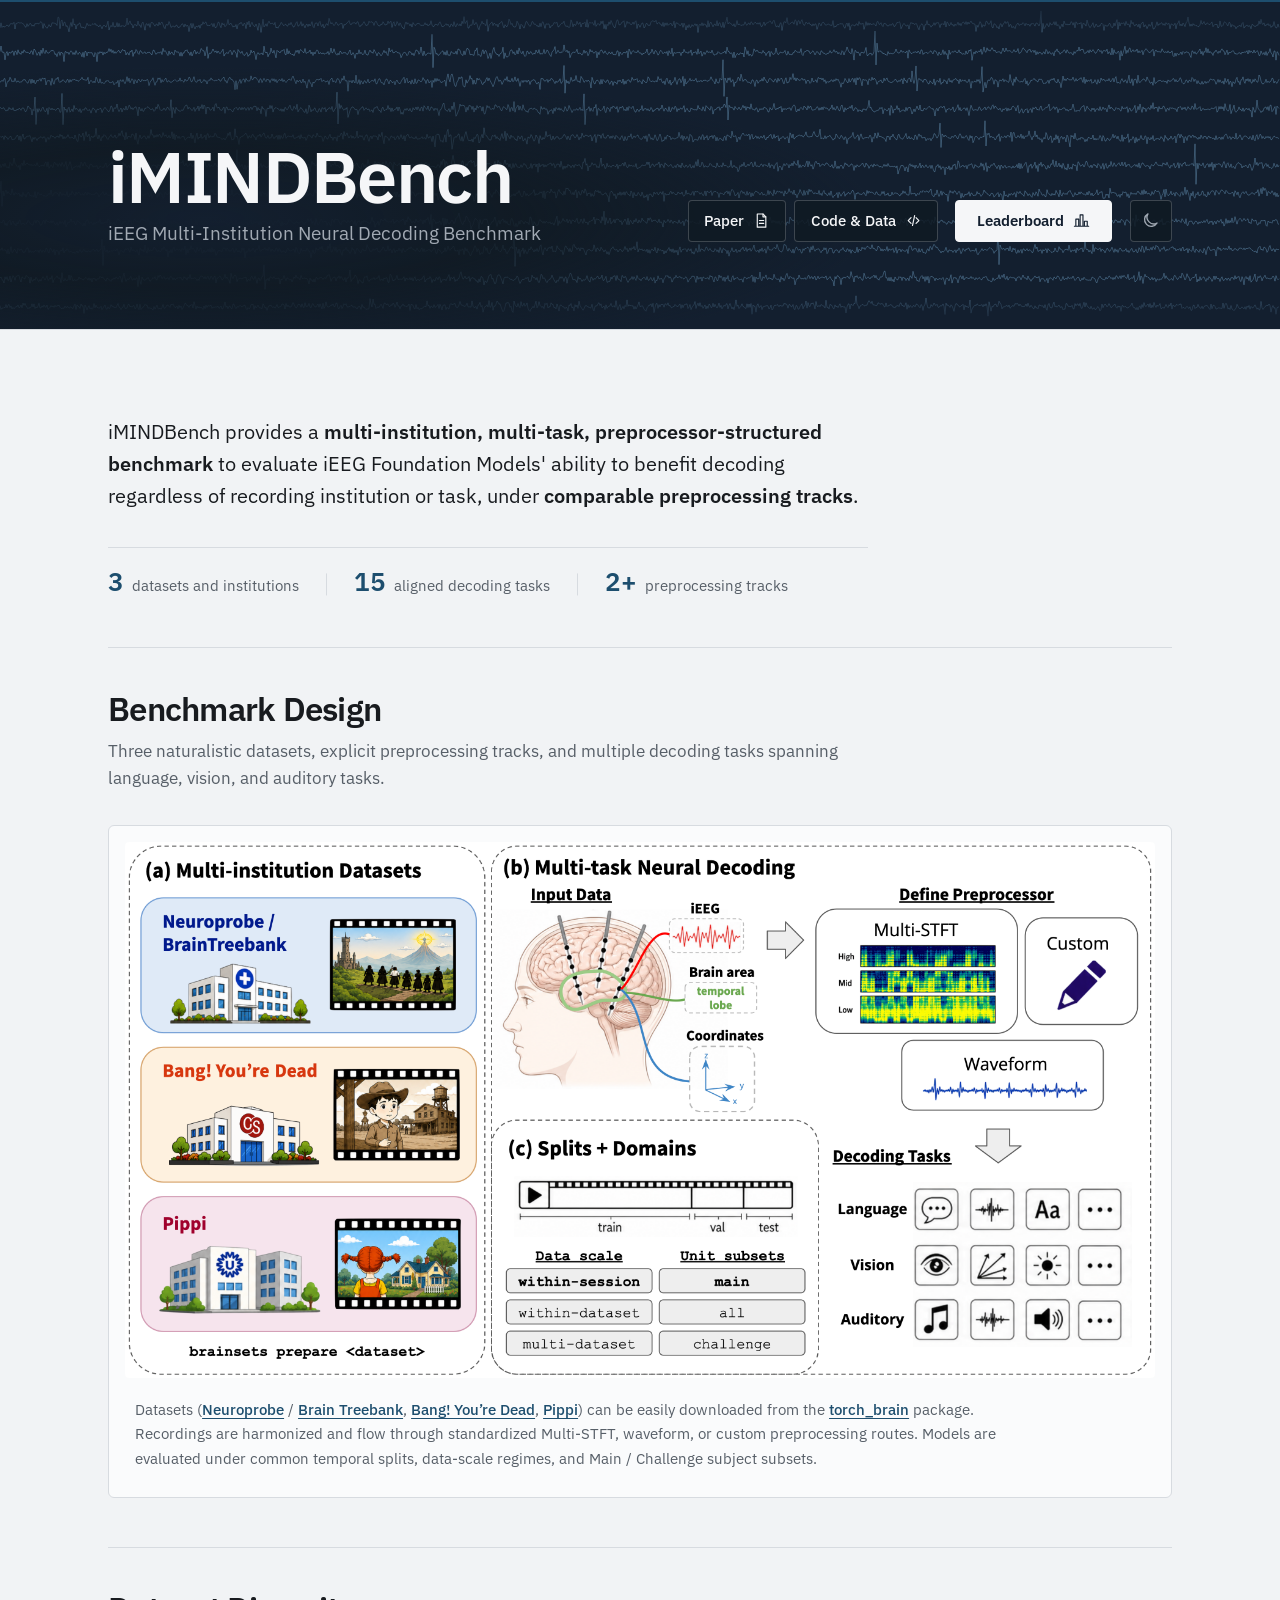
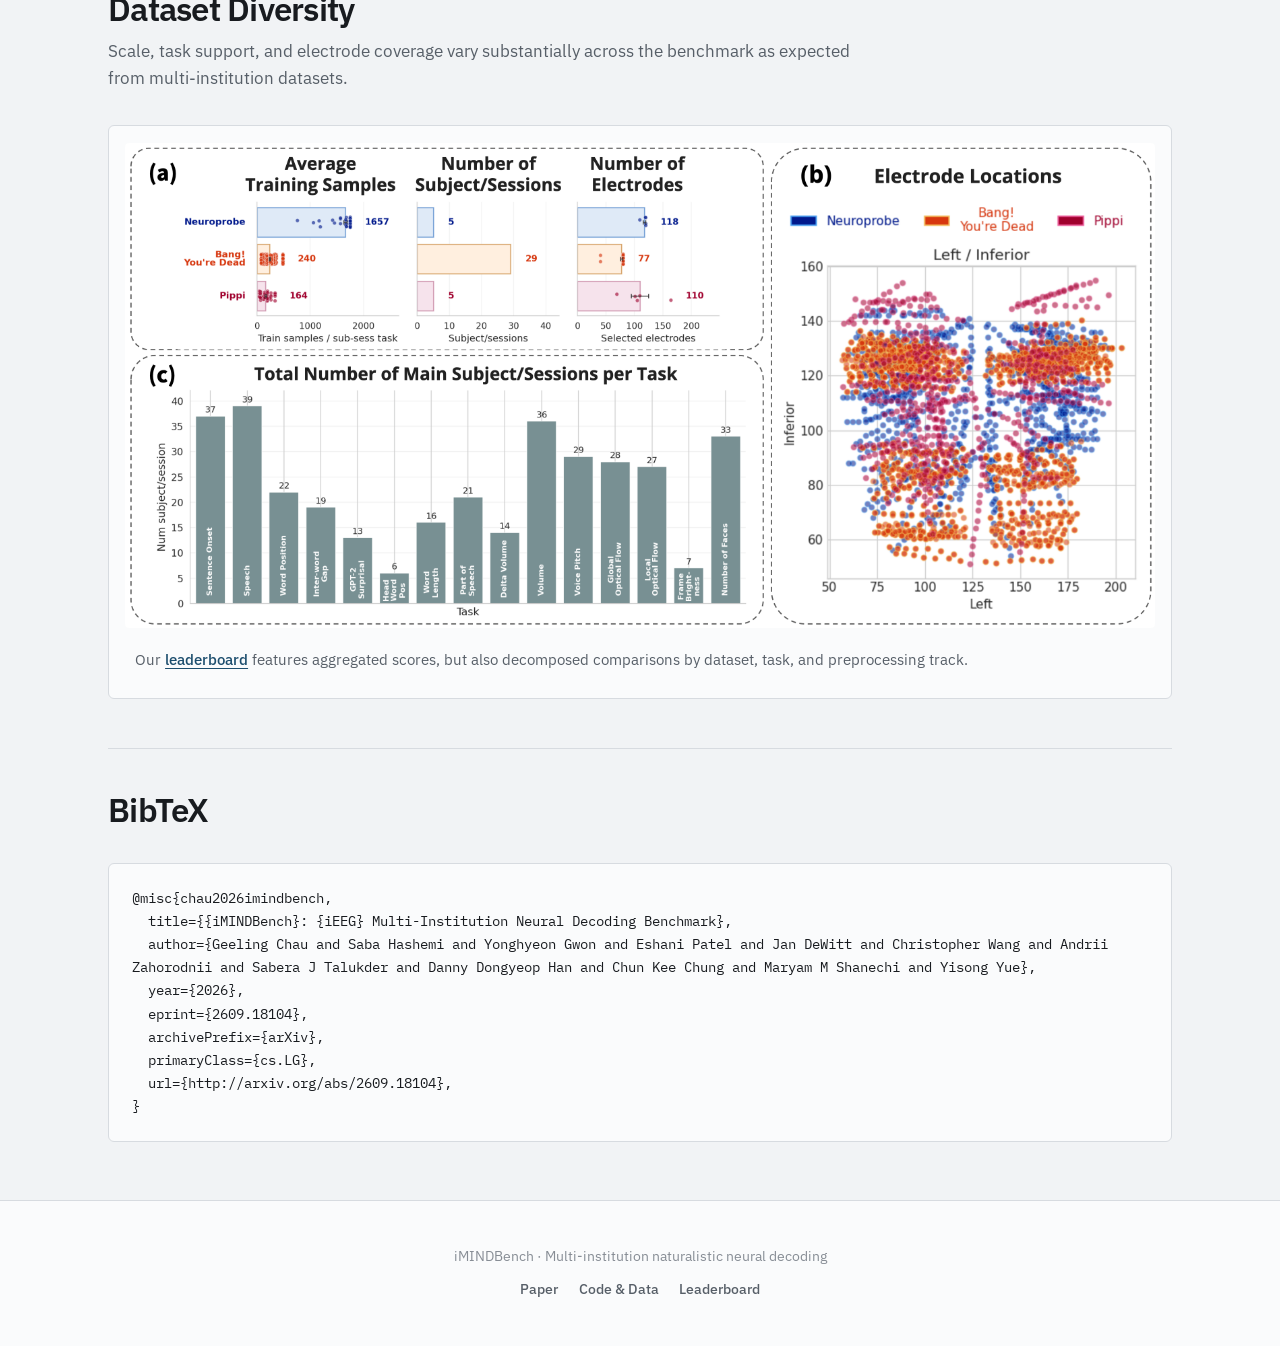
<file: index.html>
<!DOCTYPE html>
<html lang="en">
<head>
  <meta charset="UTF-8" />
  <meta name="viewport" content="width=device-width, initial-scale=1.0" />
  <meta name="theme-color" content="#f1f3f5" />
  <meta
    name="description"
    content="iMINDBench is a multi-institution benchmark for naturalistic cognitive iEEG decoding across datasets, tasks, and preprocessing tracks."
  />
  <title>iMINDBench — iEEG Multi-Institution Neural Decoding Benchmark</title>
  <link rel="preconnect" href="https://fonts.googleapis.com" />
  <link rel="preconnect" href="https://fonts.gstatic.com" crossorigin />
  <link
    rel="stylesheet"
    href="https://fonts.googleapis.com/css2?family=IBM+Plex+Mono:wght@400;500&family=IBM+Plex+Sans:wght@400;500;600;700&display=swap"
  />
  <link rel="stylesheet" href="assets/home.css" />
  <link rel="stylesheet" href="assets/theme.css" />
  <script src="assets/theme.js"></script>
</head>
<body>
  <a class="skip-link" href="#main-content">Skip to main content</a>

  <header class="site-header">
    <div class="header-inner">
      <div class="header-copy">
        <h1>iMINDBench</h1>
        <p class="site-subtitle">iEEG Multi-Institution Neural Decoding Benchmark</p>
      </div>

      <div class="header-actions">
        <nav class="resource-links" aria-label="Benchmark resources">
          <a
            class="resource-link"
            href="http://arxiv.org/abs/2609.18104"
            target="_blank"
            rel="noopener noreferrer"
            aria-label="Read the iMINDBench paper on arXiv"
          >Paper
            <svg aria-hidden="true" viewBox="0 0 24 24">
              <path d="M6 2.75h8l4 4V21.25H6z" />
              <path d="M14 2.75v4h4M9 12h6M9 16h6" />
            </svg>
          </a>
          <a
            class="resource-link"
            href="https://github.com/imindbench/iMINDBench"
            target="_blank"
            rel="noopener noreferrer"
            aria-label="Open the iMINDBench code and data repository"
          >Code &amp; Data
            <svg aria-hidden="true" viewBox="0 0 24 24">
              <path d="m8.5 8-4 4 4 4M15.5 8l4 4-4 4M13.5 5l-3 14" />
            </svg>
          </a>
          <a
            class="resource-link resource-link--primary"
            href="leaderboard/index.html"
            aria-label="Open the iMINDBench leaderboard"
          >Leaderboard
            <svg aria-hidden="true" viewBox="0 0 24 24">
              <path d="M4 20V10h4v10M10 20V4h4v16M16 20v-7h4v7M2 20h20" />
            </svg>
          </a>
        </nav>
        <button class="theme-toggle" type="button" aria-label="Use dark mode" title="Use dark mode">
          <svg class="theme-icon-moon" aria-hidden="true" viewBox="0 0 24 24">
            <path d="M20.4 15.2A8.5 8.5 0 0 1 8.8 3.6 8.5 8.5 0 1 0 20.4 15.2Z" />
          </svg>
          <svg class="theme-icon-sun" aria-hidden="true" viewBox="0 0 24 24">
            <circle cx="12" cy="12" r="3.5" />
            <path d="M12 2v2M12 20v2M4.9 4.9l1.4 1.4M17.7 17.7l1.4 1.4M2 12h2M20 12h2M4.9 19.1l1.4-1.4M17.7 6.3l1.4-1.4" />
          </svg>
        </button>
      </div>
    </div>

    <div class="hero-visual" aria-hidden="true">
      <canvas class="hero-activity"></canvas>
    </div>
  </header>

  <main id="main-content">
    <section class="intro-section content-section" aria-label="Benchmark summary">
      <p class="section-lead">
        iMINDBench provides a <strong>multi-institution, multi-task,
        preprocessor-structured benchmark</strong> to evaluate iEEG Foundation Models' ability to
        benefit decoding regardless of recording institution or task, under
        <strong>comparable preprocessing tracks</strong>.
      </p>

      <p class="benchmark-facts" aria-label="Benchmark summary statistics">
        <span><strong>3</strong> datasets and institutions</span>
        <span><strong>15</strong> aligned decoding tasks</span>
        <span><strong>2+</strong> preprocessing tracks</span>
      </p>
    </section>

    <section class="content-section figure-section" aria-labelledby="overview-title">
      <div class="section-heading">
        <h2 id="overview-title">Benchmark Design</h2>
        <p>
          Three naturalistic datasets, explicit preprocessing tracks, and
          multiple decoding tasks spanning language, vision, and auditory tasks.
        </p>
      </div>

      <figure class="figure-card">
        <img
          src="assets/images/benchmark_overview.png"
          alt="Overview of the three iMINDBench datasets, neural preprocessing routes, decoding tasks, temporal splits, scaling domains, and subject subsets."
          width="1782"
          height="922"
        />
        <figcaption>
          Datasets (<a href="https://arxiv.org/abs/2509.21671" target="_blank" rel="noopener noreferrer">Neuroprobe</a> / <a href="https://proceedings.neurips.cc/paper_files/paper/2024/hash/aefa2385b3f33abf1526ae4e2c208cd9-Abstract-Datasets_and_Benchmarks_Track.html" target="_blank" rel="noopener noreferrer">Brain Treebank</a>, <a href="https://doi.org/10.1038/s41597-024-03029-1" target="_blank" rel="noopener noreferrer">Bang! You&rsquo;re Dead</a>, <a href="https://doi.org/10.1038/s41597-022-01173-0" target="_blank" rel="noopener noreferrer">Pippi</a>) can be easily downloaded from the
          <a href="https://github.com/neuro-galaxy/torch_brain/tree/gc/add-seeg-movie-watching-datasets" target="_blank" rel="noopener noreferrer">torch_brain</a>
          package. Recordings are harmonized and flow through standardized Multi-STFT, waveform, or custom preprocessing
          routes. Models are evaluated under common temporal splits, data-scale
          regimes, and Main / Challenge subject subsets.
        </figcaption>
      </figure>
    </section>

    <section class="content-section figure-section" aria-labelledby="datasets-title">
      <div class="section-heading">
        <h2 id="datasets-title">Dataset Diversity</h2>
        <p>
          Scale, task support, and electrode coverage vary substantially across the benchmark as expected from multi-institution datasets.
        </p>
      </div>

      <figure class="figure-card">
        <img
          src="assets/images/dataset_summary.png"
          alt="Summary of training samples, decodable subject-sessions, electrode counts, task coverage, and electrode locations across iMINDBench datasets."
          width="3402"
          height="1458"
          loading="lazy"
        />
        <figcaption>
          Our <a href="leaderboard/index.html">leaderboard</a> features aggregated scores, but also decomposed comparisons by dataset, task, and
          preprocessing track.
        </figcaption>
      </figure>
    </section>

    <section id="citation" class="content-section citation-section" aria-labelledby="citation-title">
      <div class="section-heading">
        <h2 id="citation-title">BibTeX</h2>
      </div>
      <pre class="citation-code"><code>@misc{chau2026imindbench,
  title={{iMINDBench}: {iEEG} Multi-Institution Neural Decoding Benchmark},
  author={Geeling Chau and Saba Hashemi and Yonghyeon Gwon and Eshani Patel and Jan DeWitt and Christopher Wang and Andrii Zahorodnii and Sabera J Talukder and Danny Dongyeop Han and Chun Kee Chung and Maryam M Shanechi and Yisong Yue},
  year={2026},
  eprint={2609.18104},
  archivePrefix={arXiv},
  primaryClass={cs.LG},
  url={http://arxiv.org/abs/2609.18104},
}</code></pre>
    </section>
  </main>

  <footer class="site-footer">
    <p>iMINDBench &middot; Multi-institution naturalistic neural decoding</p>
    <nav class="footer-links" aria-label="Footer">
      <a href="http://arxiv.org/abs/2609.18104" target="_blank" rel="noopener noreferrer">Paper</a>
      <a href="https://github.com/imindbench/iMINDBench" target="_blank" rel="noopener noreferrer">Code &amp; Data</a>
      <a href="leaderboard/index.html">Leaderboard</a>
    </nav>
  </footer>
  <script src="assets/hero-activity.js" defer></script>
</body>
</html>
</file>
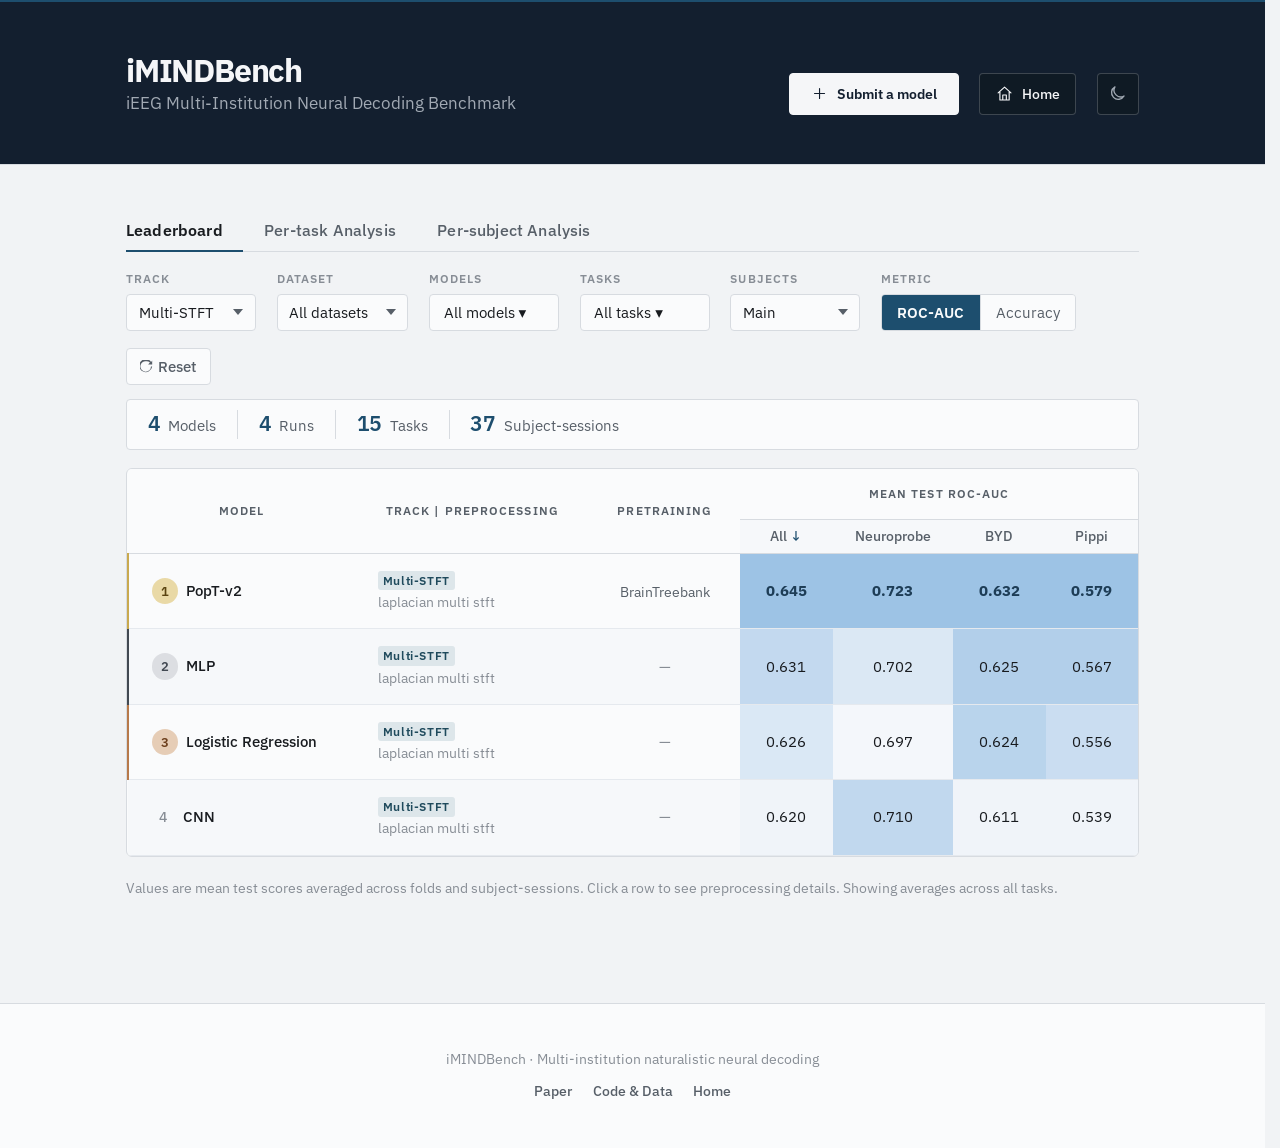
<file: leaderboard/index.html>
<!DOCTYPE html>
<html lang="en">
<head>
  <meta charset="UTF-8" />
  <meta name="viewport" content="width=device-width, initial-scale=1.0" />
  <meta name="theme-color" content="#f1f3f5" />
  <title>iMINDBench</title>
  <link rel="preconnect" href="https://fonts.googleapis.com" />
  <link rel="preconnect" href="https://fonts.gstatic.com" crossorigin />
  <link
    rel="stylesheet"
    href="https://fonts.googleapis.com/css2?family=IBM+Plex+Mono:wght@400;500&family=IBM+Plex+Sans:wght@400;500;600;700&display=swap"
  />
  <link rel="stylesheet" href="style.css" />
  <link rel="stylesheet" href="../assets/theme.css" />
  <script src="../assets/theme.js"></script>
</head>
<body>

  <!-- ===== HEADER ===== -->
  <header class="site-header">
    <div class="header-inner">
      <a class="site-home-link" href="../index.html" aria-label="Return to the iMINDBench homepage">
        <h1 class="site-title">iMINDBench</h1>
        <p class="site-subtitle">
          iEEG Multi-Institution Neural Decoding Benchmark
        </p>
      </a>
      <div class="leaderboard-header-actions">
        <!-- Hidden until the submission guide goes live. -->
        <a
          class="header-home-link header-home-link--primary"
          href="submit.html"
        >
          <svg aria-hidden="true" viewBox="0 0 24 24">
            <path d="M12 5v14M5 12h14" />
          </svg>
          Submit a model
        </a>
       
        <a class="header-home-link" href="../index.html">
          <svg aria-hidden="true" viewBox="0 0 24 24">
            <path d="m3 11 9-8 9 8M5.5 9.5V21h13V9.5M9.5 21v-7h5v7" />
          </svg>
          Home
        </a>
        <button class="theme-toggle" type="button" aria-label="Use dark mode" title="Use dark mode">
          <svg class="theme-icon-moon" aria-hidden="true" viewBox="0 0 24 24">
            <path d="M20.4 15.2A8.5 8.5 0 0 1 8.8 3.6 8.5 8.5 0 1 0 20.4 15.2Z" />
          </svg>
          <svg class="theme-icon-sun" aria-hidden="true" viewBox="0 0 24 24">
            <circle cx="12" cy="12" r="3.5" />
            <path d="M12 2v2M12 20v2M4.9 4.9l1.4 1.4M17.7 17.7l1.4 1.4M2 12h2M20 12h2M4.9 19.1l1.4-1.4M17.7 6.3l1.4-1.4" />
          </svg>
        </button>
      </div>
    </div>
  </header>

  <!-- ===== MAIN ===== -->
  <main class="main-content">

    <!-- Tab switcher -->
    <div class="tab-bar" role="tablist">
      <button class="tab-btn active" data-tab="leaderboard" role="tab" aria-selected="true">
        Leaderboard
      </button>
      <button class="tab-btn" data-tab="analysis" role="tab" aria-selected="false">
        Per-task Analysis
      </button>
      <button class="tab-btn" data-tab="subjects" role="tab" aria-selected="false">
        Per-subject Analysis
      </button>
    </div>

    <!-- ===== SHARED FILTER BAR ===== -->
    <section class="filter-bar" aria-label="Filters">
      <div class="filter-group">
        <label class="filter-label" for="filter-track">Track</label>
        <select id="filter-track" class="filter-select">
          <option value="all">All tracks</option>
          <option value="STFT">Multi-STFT</option>
          <option value="WAV">Waveform</option>
          <option value="Other">Custom</option>
        </select>
      </div>

      <div class="filter-group">
        <label class="filter-label" for="filter-dataset">Dataset</label>
        <select id="filter-dataset" class="filter-select">
          <option value="all">All datasets</option>
        </select>
      </div>

      <div class="filter-group" id="model-filter-group">
        <label class="filter-label">Models</label>
        <div class="multiselect" id="model-multiselect">
          <button class="multiselect-btn" id="model-ms-btn" type="button">All models ▾</button>
          <div class="multiselect-panel hidden" id="model-ms-panel">
            <label class="ms-option ms-all">
              <input type="checkbox" id="ms-all-models" checked> All models
            </label>
            <div class="ms-divider"></div>
            <div id="model-ms-list"></div>
          </div>
        </div>
      </div>

      <div class="filter-group" id="task-filter-group">
        <label class="filter-label">Tasks</label>
        <div class="multiselect" id="task-multiselect">
          <button class="multiselect-btn" id="task-ms-btn" type="button">All tasks ▾</button>
          <div class="multiselect-panel hidden" id="task-ms-panel">
            <label class="ms-option ms-all">
              <input type="checkbox" id="ms-all-tasks" checked> All tasks
            </label>
            <div class="ms-divider"></div>
            <div id="task-ms-list"></div>
          </div>
        </div>
      </div>

      <div class="filter-group">
        <label class="filter-label" for="filter-decodable">Subjects</label>
        <select id="filter-decodable" class="filter-select">
          <option value="all">All subjects</option>
          <option value="resolved">Main</option>
          <option value="unresolved">Challenge</option>
        </select>
      </div>

      <div class="filter-group metric-toggle-group">
        <span class="filter-label">Metric</span>
        <div class="toggle-btn-group" role="group" aria-label="Metric">
          <button class="toggle-btn active" data-metric="roc_auc">ROC-AUC</button>
          <button class="toggle-btn" data-metric="accuracy">Accuracy</button>
        </div>
      </div>

      <div class="filter-group" style="justify-content:flex-end;margin-top:auto">
        <button id="reset-filters" class="reset-btn" type="button" title="Reset all filters to defaults">
          <svg width="13" height="13" viewBox="0 0 16 16" fill="none" xmlns="http://www.w3.org/2000/svg" aria-hidden="true" style="flex-shrink:0">
            <path d="M13.65 2.35A8 8 0 1 0 15 8h-1.5A6.5 6.5 0 1 1 8 1.5a6.46 6.46 0 0 1 4.24 1.59L10 5.5h5v-5l-1.35 1.85z" fill="currentColor"/>
          </svg>
          Reset
        </button>
      </div>
    </section>

    <!-- ===== SUMMARY BAR ===== -->
    <div class="summary-bar" aria-label="Summary">
      <div class="summary-stat">
        <span class="summary-value" id="summary-models">—</span>
        <span class="summary-label">Models</span>
      </div>
      <div class="summary-stat">
        <span class="summary-value" id="summary-runs">—</span>
        <span class="summary-label">Runs</span>
      </div>
      <div class="summary-stat">
        <span class="summary-value" id="summary-tasks">—</span>
        <span class="summary-label">Tasks</span>
      </div>
      <div class="summary-stat">
        <span class="summary-value" id="summary-subjects">—</span>
        <span class="summary-label">Subject-sessions</span>
      </div>
    </div>

    <!-- ===== LEADERBOARD TAB ===== -->
    <div id="tab-leaderboard" class="tab-panel active" role="tabpanel">
      <div class="table-wrapper">
        <div id="table-container">
          <div class="empty-state" id="table-empty">
            <p>Loading data&hellip;</p>
          </div>
        </div>
      </div>
      <p class="table-note">
        Values are mean test scores averaged across folds and subject-sessions.
        Click a row to see preprocessing details.
        <span id="task-scope-note"></span>
      </p>
    </div>

    <!-- ===== ANALYSIS TAB ===== -->
    <div id="tab-analysis" class="tab-panel" role="tabpanel">
      <div id="charts-container" class="charts-container">
        <div class="empty-state" id="charts-empty">
          <p>Loading data&hellip;</p>
        </div>
      </div>
      <p class="table-note">
        Bars show mean test score &plusmn; standard error across subject-sessions and folds.
        Dashed lines show the STFT reference roofline per task.
        Dotted line at 0.5 is chance level.
      </p>
    </div>

    <!-- ===== SUBJECTS TAB ===== -->
    <div id="tab-subjects" class="tab-panel" role="tabpanel">
      <div id="subject-charts-container" class="charts-container">
        <div class="empty-state">
          <p>Loading data&hellip;</p>
        </div>
      </div>
      <p class="table-note">
        Bars show mean test score &plusmn; standard error across all tasks and folds for each subject-session.
        Dotted line at 0.5 is chance level.
      </p>
    </div>

  </main>

  <!-- ===== FOOTER ===== -->
  <footer class="site-footer">
    <p>iMINDBench &middot; Multi-institution naturalistic neural decoding</p>
    <nav class="footer-links" aria-label="Footer">
      <a href="http://arxiv.org/abs/2609.18104" target="_blank" rel="noopener noreferrer">Paper</a>
      <a href="https://github.com/imindbench/iMINDBench" target="_blank" rel="noopener noreferrer">Code &amp; Data</a>
      <a href="../index.html">Home</a>
    </nav>
  </footer>

  <!-- ===== CONFIG MODAL ===== -->
  <div id="modal-overlay" class="modal-overlay hidden" role="dialog" aria-modal="true" aria-labelledby="modal-title">
    <div class="modal-card">
      <button class="modal-close" id="modal-close" aria-label="Close">&times;</button>
      <h2 class="modal-title" id="modal-title">Run Details</h2>
      <div id="modal-body" class="modal-body"></div>
    </div>
  </div>

  <!-- Generated from the canonical JSON artifacts for HTTPS and file:// use. -->
  <script src="data_bundle.js"></script>
  <script src="app.js"></script>

</body>
</html>
</file>
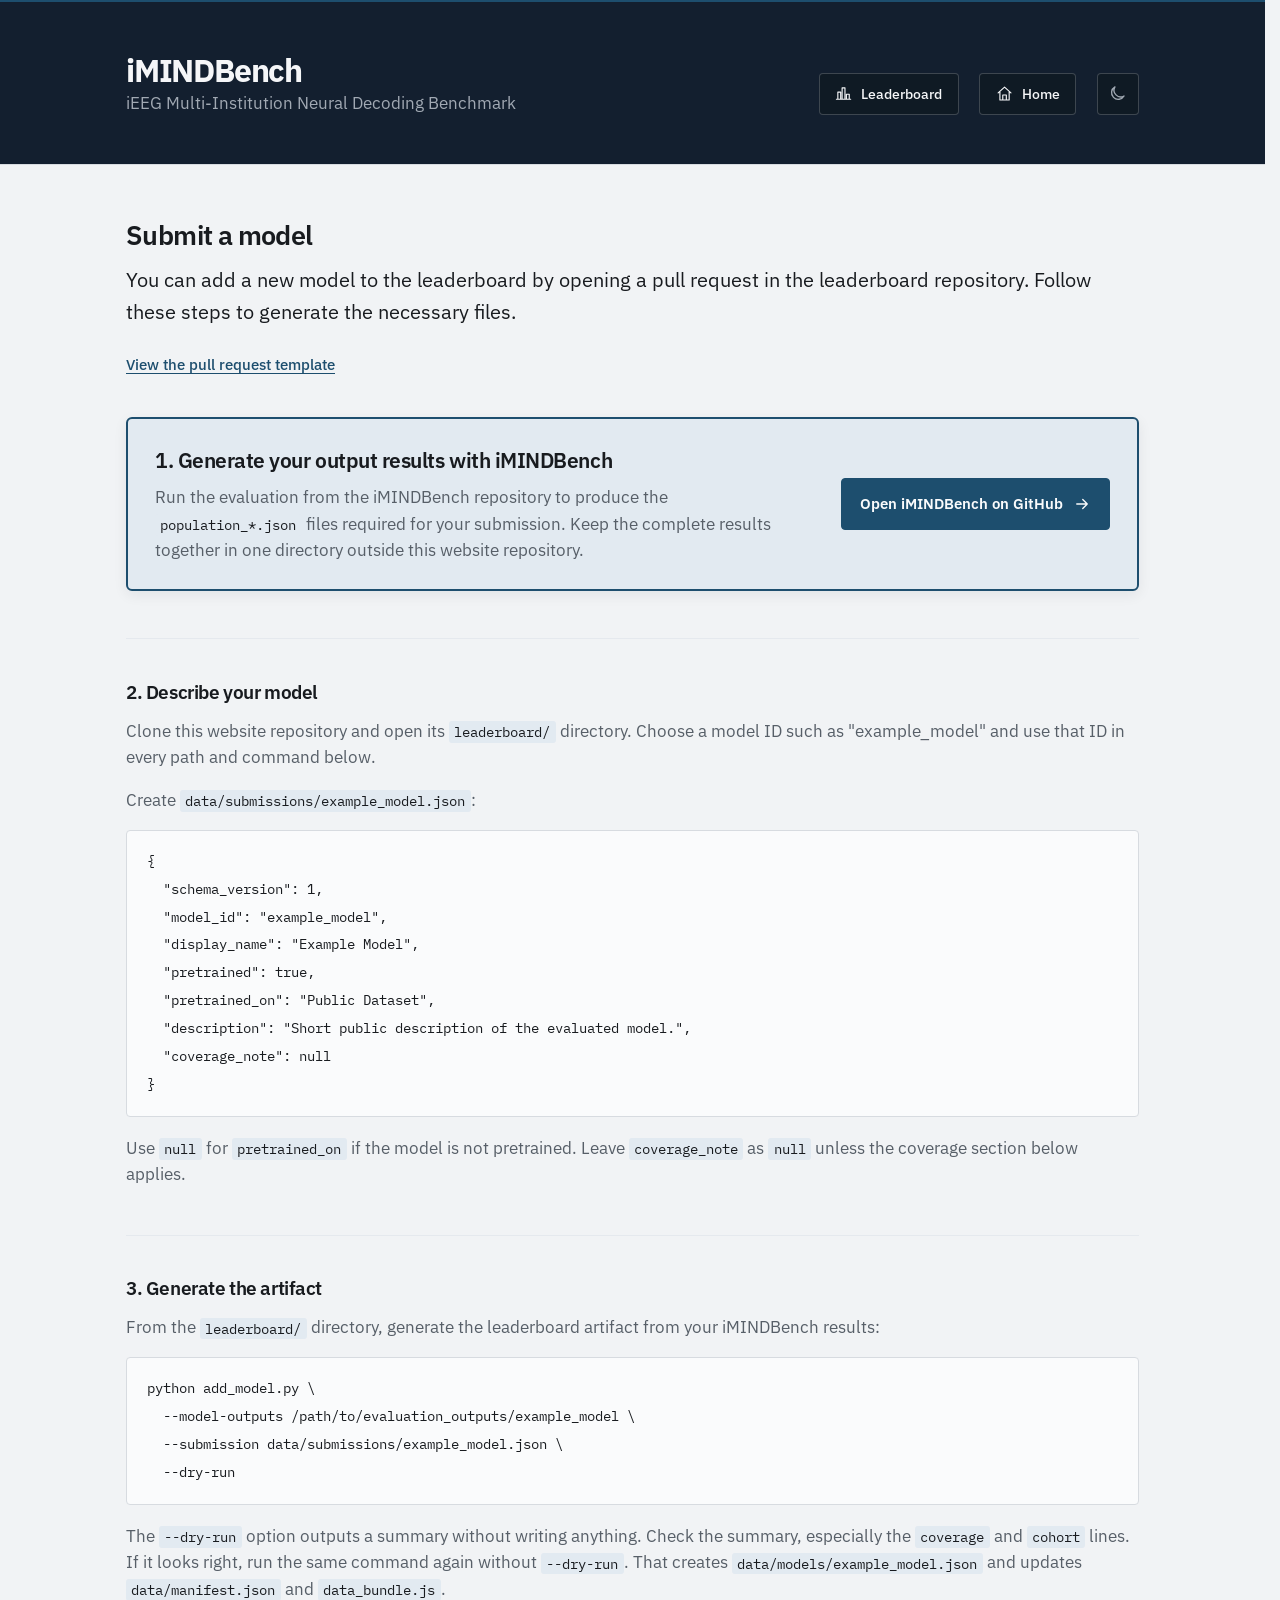
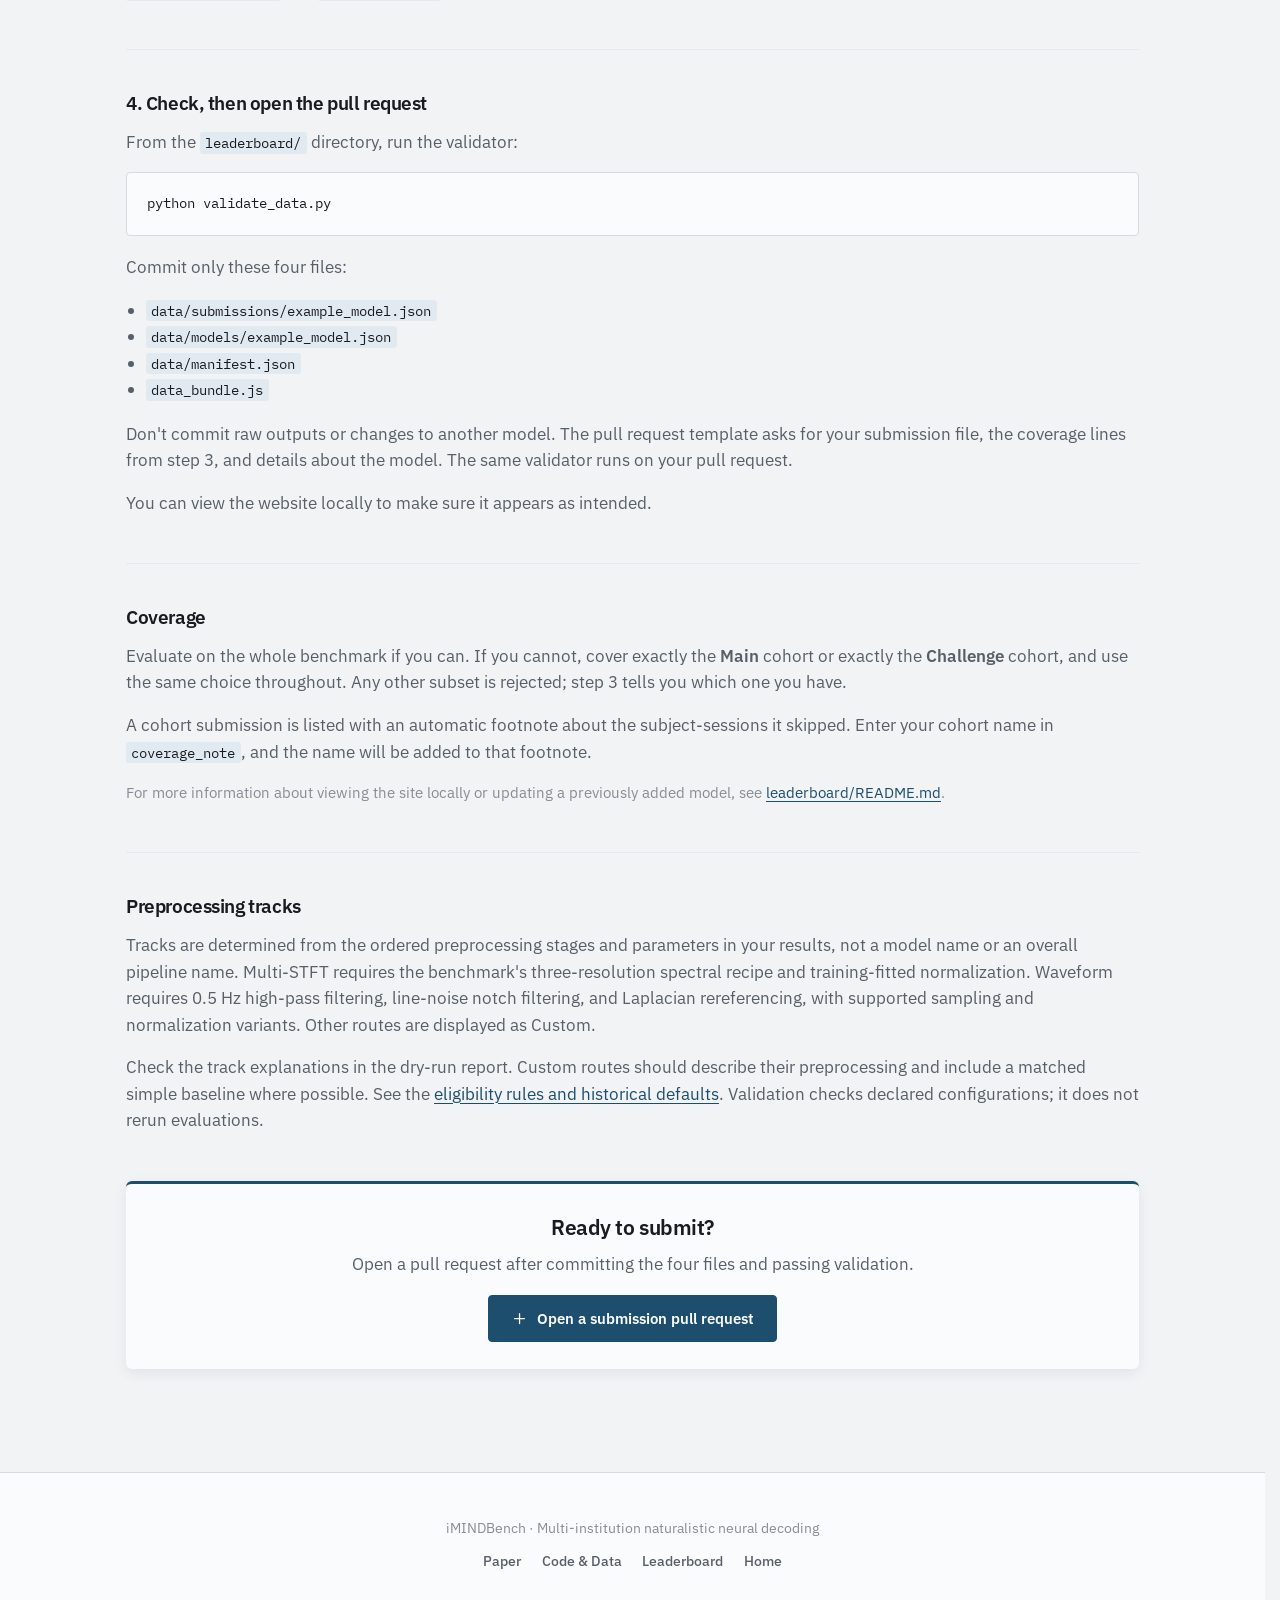
<file: leaderboard/submit.html>
<!DOCTYPE html>
<html lang="en">
<head>
  <meta charset="UTF-8" />
  <meta name="viewport" content="width=device-width, initial-scale=1.0" />
  <meta name="theme-color" content="#f4f2ee" />
  <meta
    name="description"
    content="How to submit a model to the iMINDBench leaderboard: required files, validation commands, and the pull request template."
  />
  <title>Submit a model — iMINDBench</title>
  <link rel="preconnect" href="https://fonts.googleapis.com" />
  <link rel="preconnect" href="https://fonts.gstatic.com" crossorigin />
  <link
    rel="stylesheet"
    href="https://fonts.googleapis.com/css2?family=IBM+Plex+Mono:wght@400;500&family=IBM+Plex+Sans:wght@400;500;600;700&display=swap"
  />
  <link rel="stylesheet" href="style.css" />
  <link rel="stylesheet" href="../assets/theme.css" />
  <script src="../assets/theme.js"></script>
</head>
<body>

  <!-- ===== HEADER ===== -->
  <header class="site-header">
    <div class="header-inner">
      <a class="site-home-link" href="../index.html" aria-label="Return to the iMINDBench homepage">
        <h1 class="site-title">iMINDBench</h1>
        <p class="site-subtitle">
          iEEG Multi-Institution Neural Decoding Benchmark
        </p>
      </a>
      <div class="leaderboard-header-actions">
        <a class="header-home-link" href="index.html">
          <svg aria-hidden="true" viewBox="0 0 24 24">
            <path d="M4 20V10h4v10M10 20V4h4v16M16 20v-7h4v7M2 20h20" />
          </svg>
          Leaderboard
        </a>
        <a class="header-home-link" href="../index.html">
          <svg aria-hidden="true" viewBox="0 0 24 24">
            <path d="m3 11 9-8 9 8M5.5 9.5V21h13V9.5M9.5 21v-7h5v7" />
          </svg>
          Home
        </a>
        <button class="theme-toggle" type="button" aria-label="Use dark mode" title="Use dark mode">
          <svg class="theme-icon-moon" aria-hidden="true" viewBox="0 0 24 24">
            <path d="M20.4 15.2A8.5 8.5 0 0 1 8.8 3.6 8.5 8.5 0 1 0 20.4 15.2Z" />
          </svg>
          <svg class="theme-icon-sun" aria-hidden="true" viewBox="0 0 24 24">
            <circle cx="12" cy="12" r="3.5" />
            <path d="M12 2v2M12 20v2M4.9 4.9l1.4 1.4M17.7 17.7l1.4 1.4M2 12h2M20 12h2M4.9 19.1l1.4-1.4M17.7 6.3l1.4-1.4" />
          </svg>
        </button>
      </div>
    </div>
  </header>

  <!-- ===== MAIN ===== -->
  <main class="main-content submit-page">

    <section class="submit-intro">
      <h2>Submit a model</h2>
      <p>
        You can add a new model to the leaderboard by opening a pull request in
        the leaderboard repository. Follow these steps to generate the necessary
        files.
      </p>
      <p class="submit-cta-row">
        <a
          class="submit-cta-secondary"
          href="https://github.com/imindbench/imindbench.github.io/blob/main/.github/PULL_REQUEST_TEMPLATE/add_model.md"
          target="_blank"
          rel="noopener noreferrer"
        >View the pull request template</a>
      </p>
    </section>

    <aside class="submit-output-callout" aria-labelledby="output-results-title">
      <div>
        <h3 id="output-results-title">1. Generate your output results with iMINDBench</h3>
        <p>
          Run the evaluation from the iMINDBench repository to produce the
          <code>population_*.json</code> files required for your submission. Keep
          the complete results together in one directory outside this website
          repository.
        </p>
      </div>
      <a
        class="submit-output-link"
        href="https://github.com/imindbench/iMINDBench"
        target="_blank"
        rel="noopener noreferrer"
      >
        Open iMINDBench on GitHub
        <svg aria-hidden="true" viewBox="0 0 24 24">
          <path d="M5 12h14M13 6l6 6-6 6" />
        </svg>
      </a>
    </aside>

    <section class="submit-section">
      <h3>2. Describe your model</h3>
      <p>
        Clone this website repository and open its <code>leaderboard/</code>
        directory. Choose a model ID such as "example_model" and use that ID in
        every path and command below.
      </p>
      <p>Create <code>data/submissions/example_model.json</code>:</p>
      <pre><code>{
  "schema_version": 1,
  "model_id": "example_model",
  "display_name": "Example Model",
  "pretrained": true,
  "pretrained_on": "Public Dataset",
  "description": "Short public description of the evaluated model.",
  "coverage_note": null
}</code></pre>
      <p>
        Use <code>null</code> for <code>pretrained_on</code> if the model is not
        pretrained. Leave <code>coverage_note</code> as <code>null</code> unless
        the coverage section below applies.
      </p>
    </section>

    <section class="submit-section">
      <h3>3. Generate the artifact</h3>
      <p>
        From the <code>leaderboard/</code> directory, generate the leaderboard
        artifact from your iMINDBench results:
      </p>
      <pre><code>python add_model.py \
  --model-outputs /path/to/evaluation_outputs/example_model \
  --submission data/submissions/example_model.json \
  --dry-run</code></pre>
      <p>
        The <code>--dry-run</code> option outputs a summary without writing
        anything. Check the summary,
        especially the <code>coverage</code> and <code>cohort</code> lines. If it
        looks right,
        run the same command again without <code>--dry-run</code>. That creates
        <code>data/models/example_model.json</code> and updates
        <code>data/manifest.json</code> and <code>data_bundle.js</code>.
      </p>
    </section>

    <section class="submit-section">
      <h3>4. Check, then open the pull request</h3>
      <p>From the <code>leaderboard/</code> directory, run the validator:</p>
      <pre><code>python validate_data.py</code></pre>
      <p>Commit only these four files:</p>
      <ul class="submit-list">
        <li><code>data/submissions/example_model.json</code></li>
        <li><code>data/models/example_model.json</code></li>
        <li><code>data/manifest.json</code></li>
        <li><code>data_bundle.js</code></li>
      </ul>
      <p>
        Don't commit raw outputs or changes to another model. The pull
        request template asks for your submission file, the coverage lines from
        step 3, and details about the model. The same validator runs on your
        pull request.
      </p>
      <p>You can view the website locally to make sure it appears as intended.</p>
    </section>

    <section class="submit-section">
      <h3>Coverage</h3>
      <p>
        Evaluate on the whole benchmark if you can. If you cannot, cover exactly
        the <strong>Main</strong> cohort or exactly the <strong>Challenge</strong>
        cohort, and use the same choice throughout. Any other subset is rejected;
        step 3 tells you which one you have.
      </p>
      <p>
        A cohort submission is listed with an automatic footnote about the
        subject-sessions it skipped. Enter your cohort name in
        <code>coverage_note</code>, and the name will be added to that footnote.
      </p>
      <p class="submit-note">
        For more information about viewing the site locally or updating a
        previously added model, see
        <a
          href="https://github.com/imindbench/imindbench.github.io/blob/main/leaderboard/README.md"
          target="_blank"
          rel="noopener noreferrer"
        >leaderboard/README.md</a>.
      </p>
    </section>

    <section class="submit-section">
      <h3>Preprocessing tracks</h3>
      <p>
        Tracks are determined from the ordered preprocessing stages and parameters
        in your results, not a model name or an overall pipeline name.
        Multi-STFT requires the benchmark's three-resolution spectral recipe and
        training-fitted normalization. Waveform requires 0.5 Hz high-pass filtering,
        line-noise notch filtering, and Laplacian rereferencing, with supported
        sampling and normalization variants. Other routes are displayed as Custom.
      </p>
      <p>
        Check the track explanations in the dry-run report. Custom routes should
        describe their preprocessing and include a matched simple baseline where
        possible. See the
        <a href="https://github.com/imindbench/imindbench.github.io/blob/main/leaderboard/README.md#preprocessing-tracks">eligibility rules and historical defaults</a>.
        Validation checks declared configurations; it does not rerun evaluations.
      </p>
    </section>

    <section class="submit-final-cta" aria-labelledby="submit-ready-title">
      <h3 id="submit-ready-title">Ready to submit?</h3>
      <p>Open a pull request after committing the four files and passing validation.</p>
      <a
        class="submit-cta"
        href="https://github.com/imindbench/imindbench.github.io/compare?expand=1&amp;template=add_model.md"
        target="_blank"
        rel="noopener noreferrer"
      >
        <svg aria-hidden="true" viewBox="0 0 24 24">
          <path d="M12 5v14M5 12h14" />
        </svg>
        Open a submission pull request
      </a>
    </section>

  </main>

  <!-- ===== FOOTER ===== -->
  <footer class="site-footer">
    <p>iMINDBench &middot; Multi-institution naturalistic neural decoding</p>
    <nav class="footer-links" aria-label="Footer">
      <a href="http://arxiv.org/abs/2609.18104" target="_blank" rel="noopener noreferrer">Paper</a>
      <a href="https://github.com/imindbench/iMINDBench" target="_blank" rel="noopener noreferrer">Code &amp; Data</a>
      <a href="index.html">Leaderboard</a>
      <a href="../index.html">Home</a>
    </nav>
  </footer>

</body>
</html>
</file>
<file: assets/home.css>
/* ============================================================
   iMINDBench — homepage
   Palette, type and shared controls live in assets/theme.css.
   ============================================================ */

*,
*::before,
*::after {
  box-sizing: border-box;
}

html {
  font-size: 18px;
  scroll-behavior: smooth;
}

.skip-link {
  position: fixed;
  top: 0.75rem;
  left: 0.75rem;
  z-index: 10;
  padding: 0.55rem 0.85rem;
  border-radius: var(--radius);
  color: var(--surface);
  background: var(--text);
  text-decoration: none;
  transform: translateY(-150%);
}

.skip-link:focus {
  color: var(--surface);
  transform: translateY(0);
}

/* ============================================================
   MASTHEAD
   The activity canvas fills the whole band as texture, so the band owns
   its own ink-on-dark colors independently of the active theme.
   ============================================================ */

.site-header {
  position: relative;
  overflow: hidden;
  border-top: 2px solid var(--accent);
  border-bottom: 1px solid var(--border);
  background: var(--masthead);
}

.header-inner {
  position: relative;
  z-index: 1;
  display: flex;
  align-items: flex-end;
  justify-content: space-between;
  gap: 2rem;
  width: min(100% - 12rem, 1080px);
  margin: 0 auto;
  padding: 7.75rem 0 4.5rem;
}

h1,
h2,
p {
  margin-top: 0;
}

h1 {
  margin-bottom: 0.4rem;
  color: var(--masthead-text);
  font-size: clamp(2.6rem, 6vw, 4rem);
  font-weight: 700;
  letter-spacing: -0.042em;
  line-height: 0.95;
}

.site-subtitle {
  margin-bottom: 0;
  color: var(--masthead-muted);
  font-size: clamp(0.95rem, 2vw, 1.08rem);
  letter-spacing: 0;
}

.header-actions {
  display: flex;
  align-items: center;
  gap: 1rem;
  padding-bottom: 0.35rem;
}

.resource-links {
  display: flex;
  flex-wrap: wrap;
  justify-content: flex-end;
  gap: 0.45rem;
}

.resource-link {
  display: inline-flex;
  align-items: center;
  justify-content: center;
  gap: 0.5rem;
  min-height: 2.35rem;
  padding: 0.45rem 0.85rem;
  border: 1px solid var(--masthead-border);
  border-radius: var(--radius);
  color: var(--masthead-text);
  background: var(--masthead-scrim);
  font-size: 0.82rem;
  font-weight: 500;
  text-decoration: none;
  transition: border-color 0.15s ease, background 0.15s ease, color 0.15s ease;
}

.resource-link svg {
  width: 0.95rem;
  height: 0.95rem;
  fill: none;
  stroke: currentColor;
  stroke-linecap: round;
  stroke-linejoin: round;
  stroke-width: 1.6;
}

.resource-link:hover {
  border-color: var(--masthead-text);
  color: var(--masthead-text);
  background: var(--masthead-hover);
}

/* The primary action is set apart by hue and weight rather than position, so
   adding another resource link cannot silently steal the emphasis. */
.resource-link--primary {
  margin-left: 0.5rem;
  padding: 0.45rem 1.15rem;
  border-color: var(--masthead-text);
  color: var(--masthead);
  background: var(--masthead-text);
  font-weight: 600;
}

.resource-link--primary:hover {
  border-color: var(--masthead-text);
  color: var(--masthead);
  background: #ffffff;
}

.resource-link:focus-visible {
  outline-color: var(--masthead-text);
}

.hero-visual {
  position: absolute;
  inset: 0;
  z-index: 0;
  overflow: hidden;
  pointer-events: none;
}

/* Keeps the trace from competing with the wordmark: it stays legible along
   the outer band and fades out under the copy. */
.hero-visual::after {
  content: "";
  position: absolute;
  inset: 0;
  background:
    radial-gradient(
      82% 72% at 16% 66%,
      var(--masthead) 0%,
      var(--masthead-scrim) 30%,
      transparent 64%
    ),
    linear-gradient(
      180deg,
      var(--masthead) 0%,
      transparent 13%,
      transparent 86%,
      var(--masthead) 100%
    );
}

.hero-activity {
  display: block;
  width: 100%;
  height: 100%;
  opacity: 0.85;
}

/* ============================================================
   LAYOUT & SECTIONS
   ============================================================ */

main {
  width: min(100% - 12rem, 1080px);
  margin: 0 auto;
}

.content-section {
  padding: 4.75rem 0 0;
}

.intro-section {
  max-width: 760px;
}

h2 {
  margin-bottom: 0.5rem;
  font-size: clamp(1.5rem, 3.6vw, 1.85rem);
  letter-spacing: -0.028em;
  line-height: 1.2;
}

.section-lead {
  margin-bottom: 0;
  color: var(--text);
  font-size: 1.12rem;
  line-height: 1.6;
}

.section-lead strong {
  font-weight: 600;
}

.benchmark-facts {
  display: flex;
  flex-wrap: wrap;
  align-items: baseline;
  gap: 0.4rem 0;
  margin: 1.9rem 0 0;
  padding-top: 1.15rem;
  border-top: 1px solid var(--border);
  color: var(--text-muted);
  font-size: 0.82rem;
}

.benchmark-facts span {
  display: inline-flex;
  align-items: baseline;
}

.benchmark-facts span:not(:last-child)::after {
  content: "";
  width: 1px;
  height: 1.5em;
  margin: 0 1.5rem;
  background: var(--border);
  transform: translateY(0.3em);
}

.benchmark-facts strong {
  margin-right: 0.5rem;
  color: var(--accent);
  font-size: 1.45rem;
  font-weight: 600;
  font-variant-numeric: tabular-nums;
  letter-spacing: -0.02em;
  line-height: 1;
}

.figure-section,
.citation-section {
  margin-top: 2.75rem;
  padding-top: 2.25rem;
  border-top: 1px solid var(--border);
}

.section-heading {
  max-width: 780px;
  margin-bottom: 1.85rem;
}

.section-heading > p:last-child {
  margin-bottom: 0;
  color: var(--text-muted);
  font-size: 0.94rem;
}

/* ============================================================
   FIGURES
   ============================================================ */

.figure-card {
  margin: 0;
  padding: 0.9rem;
  border: 1px solid var(--border);
  border-radius: var(--radius-lg);
  background: var(--surface);
}

/* The figure PNGs have white baked in, so they keep a light plate in both
   themes rather than sitting straight on the dark card. */
.figure-card img {
  display: block;
  width: 100%;
  height: auto;
  border-radius: var(--radius);
  background: var(--plate);
}

.figure-card figcaption {
  max-width: 900px;
  margin: 1.1rem 0 0.5rem;
  padding: 0 0.55rem;
  color: var(--text-muted);
  font-size: 0.83rem;
  line-height: 1.65;
}

.figure-card figcaption a {
  color: var(--accent);
  font-weight: 500;
}

.figure-card figcaption a:hover {
  color: var(--accent-dark);
}

/* ============================================================
   CITATION
   ============================================================ */

.citation-code {
  margin: 0;
  padding: 1.25rem;
  border: 1px solid var(--border);
  border-radius: var(--radius-lg);
  background: var(--surface);
  color: var(--text);
  font-family: var(--font-mono);
  font-size: 0.78rem;
  line-height: 1.65;
  white-space: pre-wrap;
  overflow-wrap: anywhere;
}

.citation-code code {
  font: inherit;
}

/* ============================================================
   RESPONSIVE
   ============================================================ */

@media (max-width: 1024px) {
  .header-inner,
  main {
    width: min(100% - 6rem, 1080px);
  }
}

@media (max-width: 820px) {
  html {
    font-size: 16px;
  }

  .header-inner {
    align-items: flex-start;
    flex-direction: column;
    gap: 1.5rem;
    padding-top: 4.25rem;
    padding-bottom: 2.75rem;
  }

  /* Too little room for an off-centre scrim, so hold the trace to the edges. */
  .hero-visual::after {
    background: linear-gradient(
      180deg,
      var(--masthead) 0%,
      var(--masthead-scrim) 20%,
      var(--masthead-scrim) 80%,
      var(--masthead) 100%
    );
  }

  .header-actions {
    justify-content: space-between;
    width: 100%;
  }

  .resource-links {
    justify-content: flex-start;
  }

}

@media (max-width: 560px) {
  .header-inner,
  main {
    width: min(100% - 2.5rem, 1080px);
  }

  .header-actions {
    align-items: center;
    flex-wrap: wrap;
    gap: 0.65rem;
  }

  .section-lead {
    font-size: 1.1rem;
  }

  .benchmark-facts {
    align-items: flex-start;
    flex-direction: column;
    gap: 0.5rem;
  }

  .benchmark-facts span:not(:last-child)::after {
    display: none;
  }

  .figure-card {
    padding: 0.35rem;
  }

}

@media (prefers-reduced-motion: reduce) {
  html {
    scroll-behavior: auto;
  }

  .resource-link {
    transition: none;
  }
}
</file>
<file: assets/theme.css>
/* ============================================================
   iMINDBench — design system
   Tokens, base typography, and shared controls for both pages.
   This sheet loads after each page stylesheet, so the tokens and
   base rules here are the authoritative ones.
   ============================================================ */

:root {
  color-scheme: light;

  /* --- Type --- */
  --font-sans: "IBM Plex Sans", system-ui, -apple-system, "Segoe UI", Arial, sans-serif;
  --font-mono: "IBM Plex Mono", ui-monospace, SFMono-Regular, Consolas, monospace;
  --tracking-label: 0.09em;

  /* --- Geometry --- */
  --radius: 4px;
  --radius-lg: 6px;

  /* --- Ink & paper: neutrals carry a slight blue cast so they sit in the same
     family as the accent rather than reading as a warm grey beside it. --- */
  --background: #f1f3f5;
  --surface: #fafbfc;
  --text: #181b1f;
  --text-muted: #575f68;
  --text-faint: #878d95;
  --border: #d7dbe0;
  --border-light: #e5e9ee;

  /* Masthead band: an ink field in both themes, so its foreground colors are
     fixed here rather than following --text / --surface. Held on the accent's
     hue so the band reads as navy rather than as a neutral black. */
  --masthead: #131f2f;
  --masthead-text: #f5f6f8;
  --masthead-muted: #a1a9b3;
  --masthead-border: rgba(245, 246, 248, 0.2);
  --masthead-hover: rgba(245, 246, 248, 0.09);
  --masthead-scrim: rgba(16, 26, 35, 0.86);
  --hero-signal-rgb: 124, 176, 214;

  /* Always-light surface for artwork with a baked-in white background
     (figures). Dimmed rather than pure white in dark mode. */
  --plate: #ffffff;

  /* --- Accent: steel blue --- */
  --accent: #1d4e6e;
  --accent-dark: #143a53;
  --accent-light: #e2eaf1;
  --accent-contrast: #fafbfc;

  /* --- Data surfaces --- */
  --row-alt: #f6f8fa;
  --row-hover: #e4edf5;
  --best: #d8e5f0;
  --best-text: #1e3d56;
  /* Kept green: these read as status rather than as part of the accent
     family, so they stay distinguishable from the blue data surfaces. */
  --positive: #2f6b3d;
  --warn: #9c4a2f;
  /* Leaderboard heat ramp. app.js emits a 0-1 position and the alpha range is
     set here, because opacity works in opposite directions per theme: over a
     light row it darkens the cell, over a dark row it lightens it. A shared
     range would therefore have to trade one theme off against the other. */
  --heat-rgb: 66, 139, 208;
  --heat-alpha-min: 0.03;
  --heat-alpha-span: 0.47;

  /* Chart ink. The per-task and per-subject SVGs are built in app.js, which
     tags their elements with classes so the charts re-theme through CSS alone
     and never have to be redrawn on a theme toggle. */
  --chart-grid: #e9ecef;
  --chart-axis: #c8ccd2;
  --chart-chance: #b6bbc2;
  --chart-roofline: #676e77;
  --chart-tick: #575f68;
  --chart-tick-muted: #878d95;
  --chart-label: #424952;
  --chart-se: #424952;
  --chart-avg-bg: #eef2f7;
  --chart-avg-grid: #dee4ea;
  --chart-divider: #d0d5dd;

  /* Rank badges: metal tints, kept desaturated so they read as data,
     not as decoration. */
  --rank-1-bg: #e9d9a6;
  --rank-1-text: #5a4310;
  --rank-1-rule: #c9a94f;
  --rank-2-bg: #dcdee2;
  --rank-2-text: #424952;
  --rank-3-bg: #e6cdb6;
  --rank-3-text: #6d3f1d;
  --rank-3-rule: #b7794a;

  /* Track badges */
  --track-stft-bg: #dde6ea;
  --track-stft-text: #1f4a5c;
  --track-wav-bg: #ece2cf;
  --track-wav-text: #6a4a12;
  --track-other-bg: #e4dee9;
  --track-other-text: #4e3a63;

  /* --- Elevation: hairlines do most of the work here --- */
  --shadow-md: 0 4px 14px rgba(20, 26, 36, 0.07);
}

:root[data-theme="dark"] {
  color-scheme: dark;

  --background: #16191d;
  --surface: #1e2228;
  --text: #e9ecf0;
  --text-muted: #a6acb4;
  --text-faint: #7f858d;
  --border: #333941;
  --border-light: #272c33;

  /* Sunk below the page so the band still separates from a dark body. */
  --masthead: #131f2f;
  --masthead-scrim: rgba(10, 18, 26, 0.86);

  --plate: #e8eaee;

  --accent: #7fb3d6;
  --accent-dark: #a3cbe6;
  --accent-light: #1c2f3d;
  --accent-contrast: #101e29;

  --row-alt: #1a1e23;
  --row-hover: #1f2d3a;
  --best: #23384c;
  --best-text: #c2d8ea;
  --positive: #7cb98c;
  --warn: #dd917a;
  /* More saturated and darker than the light-mode ramp: here opacity lightens
     the cell, so the top of the scale has to stay dark enough for light text. */
  --heat-rgb: 35, 136, 219;
  --heat-alpha-min: 0.07;
  --heat-alpha-span: 0.55;

  --chart-grid: #2a2e34;
  --chart-axis: #474d55;
  --chart-chance: #5b616a;
  --chart-roofline: #98a0a9;
  --chart-tick: #a6acb4;
  --chart-tick-muted: #878d95;
  --chart-label: #ced3d9;
  --chart-se: #c9ced5;
  --chart-avg-bg: #212730;
  --chart-avg-grid: #2f3640;
  --chart-divider: #404751;

  --rank-1-bg: #4a3d19;
  --rank-1-text: #edd9a2;
  --rank-1-rule: #b08f3d;
  --rank-2-bg: #32353b;
  --rank-2-text: #d3d6dc;
  --rank-3-bg: #46301f;
  --rank-3-text: #e8c1a1;
  --rank-3-rule: #9c6a41;

  --track-stft-bg: #1f3138;
  --track-stft-text: #a5c8d6;
  --track-wav-bg: #37301f;
  --track-wav-text: #dcc38b;
  --track-other-bg: #302939;
  --track-other-text: #c3b0d8;

  --shadow-md: 0 4px 14px rgba(0, 0, 0, 0.34);
}

/* ============================================================
   BASE
   ============================================================ */

body {
  margin: 0;
  color: var(--text);
  background: var(--background);
  font-family: var(--font-sans);
  font-weight: 400;
  line-height: 1.6;
  -webkit-font-smoothing: antialiased;
  -moz-osx-font-smoothing: grayscale;
  text-rendering: optimizeLegibility;
}

h1,
h2,
h3 {
  font-family: var(--font-sans);
  font-weight: 600;
  letter-spacing: -0.022em;
}

a {
  color: var(--accent);
  text-decoration-thickness: 1px;
  text-underline-offset: 0.18em;
}

a:hover {
  color: var(--accent-dark);
}

strong {
  font-weight: 600;
}

:focus-visible {
  outline: 2px solid var(--accent);
  outline-offset: 3px;
}

::selection {
  background: var(--accent-light);
  color: var(--text);
}

/* ============================================================
   THEME TOGGLE
   ============================================================ */

.theme-toggle {
  display: inline-flex;
  align-items: center;
  justify-content: center;
  width: 2.35rem;
  height: 2.35rem;
  flex: 0 0 2.35rem;
  padding: 0;
  border: 1px solid var(--border);
  border-radius: var(--radius);
  color: var(--text-muted);
  background: var(--surface);
  font: inherit;
  cursor: pointer;
  transition: border-color 0.15s ease, color 0.15s ease, background 0.15s ease;
}

.theme-toggle:hover {
  border-color: var(--accent);
  color: var(--accent);
  background: var(--accent-light);
}

.theme-toggle svg {
  width: 1.05rem;
  height: 1.05rem;
  fill: none;
  stroke: currentColor;
  stroke-linecap: round;
  stroke-linejoin: round;
  stroke-width: 1.7;
}

/* Inside the masthead the toggle sits on ink in both themes. */
.site-header .theme-toggle {
  border-color: var(--masthead-border);
  color: var(--masthead-muted);
  background: var(--masthead-scrim);
}

.site-header .theme-toggle:hover {
  border-color: var(--masthead-text);
  color: var(--masthead-text);
  background: var(--masthead-hover);
}

.site-header .theme-toggle:focus-visible {
  outline-color: var(--masthead-text);
}

.theme-icon-sun {
  display: none;
}

:root[data-theme="dark"] .theme-icon-sun {
  display: block;
}

:root[data-theme="dark"] .theme-icon-moon {
  display: none;
}

@media (prefers-reduced-motion: reduce) {
  .theme-toggle {
    transition: none;
  }
}

/* ============================================================
   FOOTER
   ============================================================ */

/* Shared by both pages, so it lives here rather than being duplicated in
   assets/home.css and leaderboard/style.css, which are loaded one per page. */
.site-footer {
  margin-top: 3.25rem;
  padding: 2.5rem 1.5rem;
  border-top: 1px solid var(--border);
  color: var(--text-faint);
  background: var(--surface);
  font-size: 0.76rem;
  text-align: center;
}

.site-footer p {
  margin-bottom: 0.6rem;
}

.footer-links {
  display: flex;
  flex-wrap: wrap;
  justify-content: center;
  gap: 0.85rem 1.15rem;
}

.footer-links a {
  color: var(--text-muted);
  font-weight: 500;
  text-decoration: none;
}

.footer-links a:hover {
  color: var(--accent);
}
</file>
<file: leaderboard/style.css>
/* ============================================================
   iMINDBench Leaderboard — style.css
   Palette, type and shared controls live in ../assets/theme.css.
   ============================================================ */

/* --- Reset & base --- */
*, *::before, *::after { box-sizing: border-box; margin: 0; padding: 0; }

html { font-size: 18px; scrollbar-gutter: stable; }

/* ============================================================
   HEADER
   ============================================================ */

/* Slim counterpart to the homepage masthead: same ink band, no activity
   canvas, sized to stay out of the way of the table. */
.site-header {
  overflow: hidden;
  background: var(--masthead);
  border-top: 2px solid var(--accent);
  border-bottom: 1px solid var(--border);
  padding: 2.9rem 0 2.7rem;
}

.header-inner {
  display: flex;
  align-items: flex-end;
  justify-content: space-between;
  gap: 2rem;
  max-width: 1320px;
  margin: 0 auto;
  padding: 0 7rem;
}

.site-title {
  font-size: 1.75rem;
  font-weight: 700;
  letter-spacing: -0.038em;
  line-height: 1.05;
  color: var(--masthead-text);
  margin-bottom: 0.25rem;
}

.site-home-link {
  all: unset;
  display: inline-block;
  color: inherit;
  cursor: pointer;
}

.site-home-link:focus-visible {
  border-radius: 3px;
  outline: 2px solid var(--masthead-text);
  outline-offset: 4px;
}

.site-subtitle {
  font-size: 0.92rem;
  color: var(--masthead-muted);
  line-height: 1.4;
}

.leaderboard-header-actions {
  display: flex;
  align-items: center;
  gap: 1.15rem;
}

.header-home-link {
  display: inline-flex;
  align-items: center;
  justify-content: center;
  gap: 0.5rem;
  min-height: 2.35rem;
  padding: 0.4rem 0.85rem;
  border: 1px solid var(--masthead-border);
  border-radius: var(--radius);
  color: var(--masthead-text);
  background: var(--masthead-scrim);
  font-size: 0.8rem;
  font-weight: 500;
  text-decoration: none;
  transition: border-color 0.15s ease, background 0.15s ease, color 0.15s ease;
}

.header-home-link svg {
  width: 0.95rem;
  height: 0.95rem;
  fill: none;
  stroke: currentColor;
  stroke-linecap: round;
  stroke-linejoin: round;
  stroke-width: 1.6;
}

.header-home-link:hover {
  border-color: var(--masthead-text);
  color: var(--masthead-text);
  background: var(--masthead-hover);
}

/* Submitting a model is the action this page wants to encourage, so it carries
   the masthead's only fill. */
.header-home-link--primary {
  padding: 0.4rem 1.15rem;
  border-color: var(--masthead-text);
  color: var(--masthead);
  background: var(--masthead-text);
  font-weight: 600;
}

.header-home-link--primary:hover {
  border-color: var(--masthead-text);
  color: var(--masthead);
  background: #ffffff;
}

/* ============================================================
   MAIN LAYOUT
   ============================================================ */

.main-content {
  max-width: 1320px;
  margin: 0 auto;
  padding: 0 7rem 2.5rem;
}

/* ============================================================
   TAB BAR
   ============================================================ */

.tab-bar {
  display: flex;
  gap: 0;
  border-bottom: 1px solid var(--border);
  margin: 2.4rem 0 0;
}

.tab-btn {
  display: inline-flex;
  align-items: center;
  gap: 0.45em;
  background: none;
  border: none;
  border-bottom: 2px solid transparent;
  margin-bottom: -1px;
  padding: 0.6rem 1.15rem;
  font-family: var(--font-sans);
  font-size: 0.9rem;
  font-weight: 500;
  letter-spacing: 0.01em;
  color: var(--text-muted);
  cursor: pointer;
  transition: color 0.15s, border-color 0.15s;
}

.tab-btn:first-child { padding-left: 0; }

.tab-btn:hover {
  color: var(--text);
  border-bottom-color: var(--border);
}

.tab-btn.active {
  color: var(--text);
  border-bottom-color: var(--accent);
  font-weight: 600;
}

/* ============================================================
   FILTER BAR
   ============================================================ */

.filter-bar {
  display: flex;
  flex-wrap: wrap;
  gap: 0.9rem 1.15rem;
  align-items: flex-end;
  padding: 1rem 0 0.75rem;
}

.filter-group {
  display: flex;
  flex-direction: column;
  gap: 0.25rem;
}

.filter-label {
  font-size: 0.65rem;
  font-weight: 600;
  letter-spacing: var(--tracking-label);
  text-transform: uppercase;
  color: var(--text-faint);
}

.filter-select {
  height: 2.1rem;
  padding: 0 2rem 0 0.65rem;
  border: 1px solid var(--border);
  border-radius: var(--radius);
  background: var(--surface) url("data:image/svg+xml,%3Csvg xmlns='http://www.w3.org/2000/svg' width='10' height='6' viewBox='0 0 10 6'%3E%3Cpath d='M0 0l5 6 5-6z' fill='%23575f68'/%3E%3C/svg%3E") no-repeat right 0.65rem center;
  -webkit-appearance: none;
  appearance: none;
  color: var(--text);
  font-size: 0.85rem;
  font-family: var(--font-sans);
  cursor: pointer;
  min-width: 130px;
}

/* The chevron is a data URI, so it cannot inherit currentColor and has to
   repeat the --text-muted value of each theme by hand. */
:root[data-theme="dark"] .filter-select {
  background-image: url("data:image/svg+xml,%3Csvg xmlns='http://www.w3.org/2000/svg' width='10' height='6' viewBox='0 0 10 6'%3E%3Cpath d='M0 0l5 6 5-6z' fill='%23a6acb4'/%3E%3C/svg%3E");
}

.filter-select:focus {
  outline: 2px solid var(--accent);
  outline-offset: 1px;
  border-color: transparent;
}

.metric-toggle-group { flex-direction: column; gap: 0.25rem; }

.toggle-btn-group {
  display: flex;
  border: 1px solid var(--border);
  border-radius: var(--radius);
  overflow: hidden;
  height: 2.1rem;
}

.toggle-btn {
  background: var(--surface);
  border: none;
  padding: 0 0.85rem;
  font-size: 0.82rem;
  font-family: var(--font-sans);
  color: var(--text-muted);
  cursor: pointer;
  transition: background 0.12s, color 0.12s;
  border-right: 1px solid var(--border);
}

.toggle-btn:last-child { border-right: none; }

.toggle-btn.active {
  background: var(--accent);
  color: var(--accent-contrast);
  font-weight: 600;
}

.toggle-btn:hover:not(.active) {
  background: var(--accent-light);
  color: var(--accent-dark);
}

.reset-btn {
  display: inline-flex;
  align-items: center;
  gap: 0.35em;
  height: 2.1rem;
  padding: 0 0.9em;
  font-family: var(--font-sans);
  font-size: 0.82rem;
  font-weight: 500;
  border: 1px solid var(--border);
  border-radius: var(--radius);
  background: var(--surface);
  color: var(--text-muted);
  cursor: pointer;
  transition: border-color 0.15s, color 0.15s, background 0.15s;
  white-space: nowrap;
  align-self: flex-end;
}
.reset-btn:hover {
  border-color: var(--accent);
  color: var(--accent);
  background: var(--accent-light);
}

/* ============================================================
   SUMMARY BAR
   ============================================================ */

.summary-bar {
  display: flex;
  flex-wrap: wrap;
  align-items: baseline;
  padding: 0.55rem 1.15rem;
  margin: 0 0 1rem;
  background: var(--surface);
  border: 1px solid var(--border);
  border-radius: var(--radius);
}

.summary-stat {
  display: flex;
  align-items: baseline;
  gap: 0.45rem;
  padding: 0.1rem 1.15rem;
}

.summary-stat:first-child { padding-left: 0; }
.summary-stat + .summary-stat { border-left: 1px solid var(--border); }

.summary-value {
  font-size: 1.15rem;
  font-weight: 600;
  font-variant-numeric: tabular-nums;
  letter-spacing: -0.02em;
  color: var(--accent);
  line-height: 1.2;
}

.summary-label {
  font-size: 0.82rem;
  color: var(--text-muted);
}

/* ============================================================
   TAB PANELS
   ============================================================ */

.tab-panel { display: none; }
.tab-panel.active { display: block; }

/* ============================================================
   TABLE
   ============================================================ */

.table-wrapper {
  overflow-x: auto;
  border: 1px solid var(--border);
  border-radius: var(--radius-lg);
  background: var(--surface);
}

#table-container table {
  width: 100%;
  border-collapse: collapse;
  font-size: 0.84rem;
  line-height: 1.45;
  font-variant-numeric: tabular-nums;
}

#table-container thead {
  position: sticky;
  top: 0;
  z-index: 2;
}

#table-container thead tr:first-child th {
  background: var(--surface);
  color: var(--text-muted);
  font-size: 0.68rem;
  font-weight: 600;
  letter-spacing: var(--tracking-label);
  text-transform: uppercase;
  padding: 0.9rem 1.25rem;
  border-bottom: 1px solid var(--border);
  white-space: nowrap;
}

/* second header row (dataset group labels) */
#table-container thead tr:nth-child(2) th {
  background: var(--row-alt);
  font-size: 0.78rem;
  font-weight: 500;
  color: var(--text-muted);
  padding: 0.35rem 1rem;
  border-bottom: 1px solid var(--border);
  text-align: center;
  white-space: nowrap;
}

/* Header cells share the column width negotiation, so the numeric headers
   need the same floor as their cells or the column can still collapse. */
#table-container thead tr:nth-child(2) th { min-width: 4.5rem; }
#table-container thead tr:first-child th:nth-child(1) { min-width: 9rem; max-width: 13rem; }
#table-container thead tr:first-child th:nth-child(2) { min-width: 8rem; max-width: 15rem; }
#table-container thead tr:first-child th:nth-child(3) { min-width: 7.5rem; max-width: 12rem; }

#table-container th[data-sort] { cursor: pointer; user-select: none; }
#table-container th[data-sort]:hover { background: var(--accent-light); color: var(--accent); }
#table-container th.sorted-asc::after  { content: " ↑"; color: var(--accent); }
#table-container th.sorted-desc::after { content: " ↓"; color: var(--accent); }

#table-container tbody tr {
  border-bottom: 1px solid var(--border-light);
  transition: background 0.1s;
  cursor: pointer;
}

#table-container tbody tr:nth-child(even) { background: var(--row-alt); }
#table-container tbody tr:hover { background: var(--row-hover); }

#table-container td {
  padding: 0.85rem 1.25rem;
  white-space: nowrap;
}

/* Column sizing.
   The table is auto-layout inside a horizontally scrollable wrapper, so
   without bounds a single long value -- a run name, or a long "pretrained
   on" string -- wins the width negotiation and squeezes every numeric
   column to nothing. Text columns get a min/max range and wrap inside it;
   numeric columns get a floor they cannot be pushed below. */

/* First two columns: model name + track */
#table-container td:first-child {
  font-weight: 500;
  color: var(--text);
  white-space: normal;
  min-width: 9rem;
  max-width: 13rem;
  overflow-wrap: break-word;
}

#table-container td:nth-child(2) {
  font-size: 0.78rem;
  color: var(--text-muted);
  white-space: normal;
  min-width: 8rem;
  max-width: 15rem;
  overflow-wrap: break-word;
}

/* Numeric cells: never let a wide text column collapse these. */
#table-container td.num-cell {
  text-align: center;
  font-variant-numeric: tabular-nums;
  min-width: 4.5rem;
}

/* Best value highlight. The heat ramp already makes the column maximum the
   darkest cell, so weight is enough to confirm it. */
#table-container td.best-cell {
  background: var(--best);
  color: var(--best-text);
  font-weight: 700;
}

/* Rank badge */
.rank-badge {
  display: inline-flex;
  align-items: center;
  justify-content: center;
  width: 1.45rem;
  height: 1.45rem;
  border-radius: 50%;
  font-size: 0.7rem;
  font-weight: 600;
  margin-right: 0.45rem;
  flex-shrink: 0;
}
.rank-1 { background: var(--rank-1-bg); color: var(--rank-1-text); }
.rank-2 { background: var(--rank-2-bg); color: var(--rank-2-text); }
.rank-3 { background: var(--rank-3-bg); color: var(--rank-3-text); }

.track-badge {
  display: inline-block;
  font-size: 0.66rem;
  font-weight: 600;
  letter-spacing: 0.05em;
  padding: 0.1em 0.45em;
  border-radius: 3px;
  vertical-align: middle;
  margin-right: 0.3rem;
}
.track-stft { background: var(--track-stft-bg); color: var(--track-stft-text); }
.track-wav  { background: var(--track-wav-bg); color: var(--track-wav-text); }
/* Violet keeps the third track distinct from the STFT and WAV badges. */
.track-other { background: var(--track-other-bg); color: var(--track-other-text); }

/* Pretraining column. Bounded and wrapping: `pretrained_on` is free text
   from a submission file and can be arbitrarily long. */
#table-container td.pretrain-cell {
  text-align: center;
  white-space: normal;
  min-width: 7.5rem;
  max-width: 12rem;
  overflow-wrap: break-word;
}
.pretrain-yes  { color: var(--positive); font-weight: 600; }
.pretrain-no   { color: var(--text-faint); }
.pretrain-data { font-size: 0.78rem; color: var(--text-muted); display: block; margin-top: 0.15rem; }

/* Partial coverage warning asterisk */
.coverage-warn {
  display: inline-block;
  cursor: default;
  font-size: 0.85em;
  font-weight: 700;
  color: var(--warn);
  margin-left: 0.15em;
  vertical-align: super;
  line-height: 1;
}

/* Footnote below table / chart card */
.coverage-footnote {
  font-size: 0.78rem;
  color: var(--text-muted);
  margin-top: 0.75rem;
  padding: 0.5rem 0.75rem;
  border-left: 2px solid var(--warn);
  background: var(--row-alt);
  border-radius: 0 var(--radius) var(--radius) 0;
  line-height: 1.5;
}

/* Hidden utility (used for subject filter group) */
.hidden { display: none !important; }

/* Top-3 row left accent stripe */
#table-container tbody tr:has(.rank-1) td:first-child { border-left: 2px solid var(--rank-1-rule); }
#table-container tbody tr:has(.rank-2) td:first-child { border-left: 2px solid var(--rank-2-text); }
#table-container tbody tr:has(.rank-3) td:first-child { border-left: 2px solid var(--rank-3-rule); }

.table-note {
  font-size: 0.78rem;
  color: var(--text-faint);
  margin-top: 1.2rem;
  line-height: 1.5;
}

/* ============================================================
   EMPTY / LOADING STATES
   ============================================================ */

.empty-state {
  padding: 3rem 2rem;
  text-align: center;
  color: var(--text-faint);
  font-size: 0.9rem;
}

.empty-state p { margin: 0; }

/* ============================================================
   CHARTS
   ============================================================ */

.charts-container {
  display: flex;
  flex-direction: column;
  gap: 1.5rem;
  margin-top: 0.5rem;
}


.chart-section {
  background: var(--surface);
  border: 1px solid var(--border);
  border-radius: var(--radius-lg);
  padding: 1.5rem 1.75rem 1.75rem;
  /* margin-bottom: 10px; */
}

.chart-section-title {
  font-size: 1.02rem;
  font-weight: 600;
  letter-spacing: -0.018em;
  color: var(--text);
  padding-bottom: 0.55rem;
  border-bottom: 1px solid var(--border);
  margin-bottom: 0.5rem;
}

.chart-section-subtitle {
  font-size: 0.78rem;
  color: var(--text-faint);
  margin-bottom: 1rem;
}

.chart-body {
  display: flex;
  align-items: flex-start;
  overflow: hidden;
  border-radius: var(--radius);
  background: var(--surface);
}

.chart-avg-panel {
  flex-shrink: 0;
  background: var(--surface);
  z-index: 2;
  position: relative;
}

/* app.js tags the generated SVG elements with these classes instead of baking
   in hex values, so the charts follow the theme without being redrawn. Bar
   fills stay fixed: they encode model identity and must not shift with theme. */
.chart-grid { stroke: var(--chart-grid); }
.chart-axis { stroke: var(--chart-axis); }
.chart-chance { stroke: var(--chart-chance); }
.chart-roofline { stroke: var(--chart-roofline); }
.chart-se { stroke: var(--chart-se); }
.chart-divider { stroke: var(--chart-divider); }
.chart-avg-grid { stroke: var(--chart-avg-grid); }
.chart-avg-bg { fill: var(--chart-avg-bg); }
.chart-tick { fill: var(--chart-tick); }
.chart-tick-y { fill: var(--chart-tick-muted); }
.chart-label { fill: var(--chart-label); }

.chart-avg-panel svg { display: block; }

.chart-scroll {
  overflow-x: auto;
  flex: 1;
  min-width: 0;
}

.chart-scroll svg {
  display: block;
  min-width: 700px;
}

/* Chart legend */
.chart-legend {
  display: flex;
  flex-wrap: wrap;
  gap: 0.5rem 1.2rem;
  margin-top: 0.85rem;
}

.legend-item {
  display: flex;
  align-items: center;
  gap: 0.4rem;
  font-size: 0.82rem;
  color: var(--text-muted);
}

.legend-clickable {
  padding: 0.15rem 0.4rem;
  border-radius: var(--radius);
  transition: background 0.1s, color 0.1s;
}
.legend-clickable:hover {
  background: var(--accent-light);
  color: var(--accent);
}

.legend-swatch {
  width: 12px;
  height: 12px;
  border-radius: 3px;
  flex-shrink: 0;
}

.legend-roofline {
  width: 18px;
  height: 0;
  border-top: 2px dashed var(--text-muted);
  flex-shrink: 0;
}

.legend-chance {
  width: 18px;
  height: 0;
  border-top: 1.5px dotted var(--text-faint);
  flex-shrink: 0;
}

.chart-tooltip {
  position: fixed;
  background: rgba(18, 22, 28, 0.94);
  color: var(--masthead-text);
  padding: 7px 12px;
  border-radius: var(--radius);
  font-family: var(--font-sans);
  font-size: 13px;
  line-height: 1.55;
  pointer-events: none;
  z-index: 9999;
  display: none;
  white-space: nowrap;
  box-shadow: var(--shadow-md);
  transition: opacity 0.08s;
}

/* ============================================================
   MODAL
   ============================================================ */

.modal-overlay {
  position: fixed;
  inset: 0;
  background: rgba(0, 0, 0, 0.35);
  display: flex;
  align-items: center;
  justify-content: center;
  z-index: 100;
  padding: 1rem;
  backdrop-filter: blur(2px);
}

.modal-overlay.hidden { display: none; }

.modal-card {
  background: var(--surface);
  border-radius: var(--radius-lg);
  box-shadow: var(--shadow-md);
  max-width: 700px;
  width: 100%;
  max-height: 80vh;
  overflow-y: auto;
  padding: 1.75rem 2rem;
  position: relative;
}

.modal-close {
  position: absolute;
  top: 1rem;
  right: 1rem;
  background: none;
  border: none;
  font-size: 1.3rem;
  line-height: 1;
  color: var(--text-muted);
  cursor: pointer;
  padding: 0.2rem 0.4rem;
  border-radius: var(--radius);
}

.modal-close:hover { background: var(--border-light); color: var(--text); }

.modal-title {
  font-size: 1.1rem;
  font-weight: 600;
  margin-bottom: 1.25rem;
  padding-right: 1.5rem;
}

.modal-body { font-size: 0.85rem; }

.modal-section { margin-bottom: 1.25rem; }

.modal-section-title {
  font-size: 0.68rem;
  font-weight: 600;
  letter-spacing: var(--tracking-label);
  text-transform: uppercase;
  color: var(--text-muted);
  margin-bottom: 0.4rem;
}

.modal-kv-table {
  width: 100%;
  border-collapse: collapse;
}

.modal-kv-table tr td {
  padding: 0.25rem 0;
  vertical-align: top;
}

.modal-kv-table tr td:first-child {
  color: var(--text-muted);
  width: 40%;
  padding-right: 0.75rem;
  font-size: 0.82rem;
}

.modal-kv-table tr td:last-child {
  font-family: var(--font-mono);
  font-size: 0.8rem;
  word-break: break-word;
}

.chain-step {
  border: 1px solid var(--border-light);
  border-radius: var(--radius);
  padding: 0.45rem 0.65rem;
  margin-bottom: 0.4rem;
  font-family: var(--font-mono);
  font-size: 0.78rem;
  background: var(--row-alt);
}

.chain-step-name {
  font-weight: 600;
  color: var(--accent-dark);
  margin-bottom: 0.15rem;
}

.chain-step-params {
  color: var(--text-muted);
  line-height: 1.5;
}

.run-config-card {
  border: 1px solid var(--border);
  border-radius: calc(var(--radius) + 2px);
  background: var(--surface);
  margin-bottom: 0.7rem;
  overflow: hidden;
}

.run-config-summary {
  display: grid;
  grid-template-columns: minmax(0, 1fr) auto 1rem;
  align-items: center;
  gap: 0.75rem;
  padding: 0.75rem 0.85rem;
  cursor: pointer;
  user-select: none;
  list-style: none;
  transition: background 120ms ease;
}

.run-config-summary::-webkit-details-marker { display: none; }
.run-config-summary::marker { display: none; content: ""; }
.run-config-summary:hover { background: var(--row-alt); }
.run-config-summary:focus-visible {
  outline: 2px solid var(--accent);
  outline-offset: -2px;
}

.run-config-heading {
  min-width: 0;
  display: flex;
  flex-direction: column;
  gap: 0.12rem;
}

.run-config-title {
  color: var(--text);
  font-size: 0.83rem;
  font-weight: 600;
}

.run-config-subtitle {
  color: var(--text-muted);
  font-size: 0.75rem;
  white-space: nowrap;
  overflow: hidden;
  text-overflow: ellipsis;
}

.run-config-datasets {
  display: flex;
  justify-content: flex-end;
  flex-wrap: wrap;
  gap: 0.28rem;
}

.run-config-dataset {
  border: 1px solid var(--border-light);
  border-radius: 999px;
  background: var(--row-alt);
  color: var(--text-muted);
  padding: 0.12rem 0.42rem;
  font-size: 0.68rem;
  font-weight: 600;
  white-space: nowrap;
}

.run-config-chevron {
  width: 0.48rem;
  height: 0.48rem;
  border-right: 2px solid var(--text-muted);
  border-bottom: 2px solid var(--text-muted);
  transform: rotate(45deg) translate(-2px, -2px);
  transition: transform 140ms ease;
}

.run-config-card[open] > .run-config-summary {
  border-bottom: 1px solid var(--border-light);
  background: var(--row-alt);
}

.run-config-card[open] .run-config-chevron {
  transform: rotate(225deg) translate(-1px, -1px);
}

.run-config-content { padding: 0.65rem 0.85rem 0.75rem; }
.run-config-content .chain-step:last-child { margin-bottom: 0; }

/* ============================================================
   MULTI-SELECT DROPDOWN
   ============================================================ */

.multiselect { position: relative; }

.multiselect-btn {
  height: 2.1rem;
  padding: 0 0.75rem;
  border: 1px solid var(--border);
  border-radius: var(--radius);
  background: var(--surface);
  color: var(--text);
  font-size: 0.85rem;
  font-family: var(--font-sans);
  cursor: pointer;
  white-space: nowrap;
  min-width: 130px;
  text-align: left;
}

.multiselect-btn:focus {
  outline: 2px solid var(--accent);
  outline-offset: 1px;
  border-color: transparent;
}

.multiselect-panel {
  position: absolute;
  top: calc(100% + 4px);
  left: 0;
  z-index: 20;
  background: var(--surface);
  border: 1px solid var(--border);
  border-radius: var(--radius);
  box-shadow: var(--shadow-md);
  min-width: 200px;
  max-height: 280px;
  overflow-y: auto;
  padding: 0.3rem 0 0.4rem;
}

.multiselect-panel.hidden { display: none; }

.ms-option {
  display: flex;
  align-items: center;
  gap: 0.5rem;
  padding: 0.3rem 0.8rem;
  cursor: pointer;
  font-size: 0.85rem;
  color: var(--text);
  user-select: none;
}

.ms-option:hover { background: var(--accent-light); }

.ms-all {
  font-weight: 600;
  color: var(--text-muted);
  font-size: 0.82rem;
}

.ms-divider {
  height: 1px;
  background: var(--border-light);
  margin: 0.3rem 0;
}

.ms-option input[type="checkbox"] {
  accent-color: var(--accent);
  width: 14px;
  height: 14px;
  flex-shrink: 0;
}

/* ============================================================
   SUBMIT PAGE
   ============================================================ */

/* submit.html is prose on the leaderboard chrome, so it needs a heading rhythm
   that the table page has no use for. It keeps .main-content's width so the
   text lines up with the table and the masthead.
   Margin rather than padding-top: the responsive rules below reset the
   .main-content padding shorthand. */
.submit-page {
  margin-top: 3rem;
}

/* The opening lines carry the page's entry point, so the heading and lead use
   the homepage scale rather than the smaller instruction type below them. */
.submit-page h2 {
  /* font-size: clamp(1.5rem, 3.6vw, 1.85rem); */
  line-height: 1.2;
  margin-bottom: 0.7rem;
}

.submit-intro p:not(.submit-cta-row) {
  /* max-width: 760px; */
  color: var(--text); 
   font-size: 1.12rem;
}

.submit-page h3 {
  font-size: 1.05rem;
  margin-bottom: 0.6rem;
}

.submit-page p {
  color: var(--text-muted);
  font-size: 0.92rem;
  margin-bottom: 0.9rem;
}

.submit-section {
  margin-top: 2.6rem;
  padding-top: 2.1rem;
  border-top: 1px solid var(--border-light);
}

.submit-page code {
  padding: 0.1rem 0.3rem;
  border-radius: 3px;
  background: var(--accent-light);
  color: var(--text);
  font-family: var(--font-mono);
  font-size: 0.84em;
}

.submit-page pre {
  overflow-x: auto;
  margin-bottom: 1rem;
  padding: 0.95rem 1.1rem;
  border: 1px solid var(--border);
  border-radius: var(--radius);
  background: var(--surface);
  line-height: 1.55;
}

.submit-page pre code {
  padding: 0;
  background: none;
  font-size: 0.8rem;
}

.submit-list {
  margin: 0 0 1rem 1.1rem;
  color: var(--text-muted);
  font-size: 0.92rem;
}

.submit-page .submit-note {
  font-size: 0.84rem;
  color: var(--text-faint);
}

.submit-cta-row {
  display: flex;
  align-items: center;
  flex-wrap: wrap;
  gap: 0.8rem 1.3rem;
  margin-top: 1.4rem;
}

.submit-cta {
  display: inline-flex;
  align-items: center;
  gap: 0.5rem;
  padding: 0.55rem 1.2rem;
  border: 1px solid var(--accent);
  border-radius: var(--radius);
  color: var(--accent-contrast);
  background: var(--accent);
  font-size: 0.86rem;
  font-weight: 600;
  text-decoration: none;
  transition: background 0.15s ease, border-color 0.15s ease;
}

.submit-cta:hover {
  border-color: var(--accent-dark);
  color: var(--accent-contrast);
  background: var(--accent-dark);
}

.submit-cta svg {
  width: 0.95rem;
  height: 0.95rem;
  fill: none;
  stroke: currentColor;
  stroke-linecap: round;
  stroke-linejoin: round;
  stroke-width: 1.8;
}

.submit-cta-secondary {
  font-size: 0.84rem;
  font-weight: 500;
}

.submit-output-callout {
  display: flex;
  align-items: center;
  justify-content: space-between;
  gap: 2rem;
  margin-top: 2.2rem;
  padding: 1.4rem 1.5rem;
  border: 2px solid var(--accent);
  border-radius: var(--radius-lg);
  background: var(--accent-light);
  box-shadow: var(--shadow-md);
}

.submit-output-callout h3 {
  margin-bottom: 0.35rem;
  color: var(--text);
  font-size: 1.18rem;
}

.submit-output-callout p:last-child {
  max-width: 660px;
  margin-bottom: 0;
  color: var(--text-muted);
}

.submit-output-link {
  display: inline-flex;
  flex: 0 0 auto;
  align-items: center;
  gap: 0.55rem;
  padding: 0.7rem 1rem;
  border: 1px solid var(--accent);
  border-radius: var(--radius);
  color: var(--accent-contrast);
  background: var(--accent);
  font-size: 0.84rem;
  font-weight: 600;
  text-decoration: none;
  transition: background 0.15s ease, border-color 0.15s ease;
}

.submit-output-link:hover {
  border-color: var(--accent-dark);
  color: var(--accent-contrast);
  background: var(--accent-dark);
}

.submit-output-link svg {
  width: 1rem;
  height: 1rem;
  fill: none;
  stroke: currentColor;
  stroke-linecap: round;
  stroke-linejoin: round;
  stroke-width: 1.8;
}

.submit-final-cta {
  margin-top: 2.6rem;
  padding: 1.5rem;
  border-top: 3px solid var(--accent);
  border-radius: var(--radius-lg);
  background: var(--surface);
  box-shadow: var(--shadow-md);
  text-align: center;
}

.submit-final-cta h3 {
  margin-bottom: 0.35rem;
  color: var(--text);
  font-size: 1.18rem;
}

.submit-final-cta p {
  margin-bottom: 1rem;
}

/* ============================================================
   FOOTER
   ============================================================ */

/* The footer itself comes from theme.css. Only the offset differs: here
   .main-content already carries the closing space, so the shared top margin
   would stack on top of it. */
.site-footer {
  margin-top: 0;
}

/* ============================================================
   RESPONSIVE
   ============================================================ */

@media (max-width: 1024px) {
  .main-content { padding: 0 3rem 2rem; }
  .header-inner { padding: 0 3rem; }
}

@media (max-width: 768px) {
  .main-content { padding: 0 1rem 1.75rem; }
  .header-inner {
    align-items: flex-start;
    flex-direction: column;
    gap: 0.9rem;
    padding: 0 1rem;
  }
  .site-title { font-size: 1.3rem; }
  .filter-bar { gap: 0.6rem 1rem; }
  .summary-bar { padding: 0.45rem 0.8rem; }
  .summary-stat { padding: 0.1rem 0.7rem; }
  .summary-value { font-size: 1.05rem; }
  .modal-card { padding: 1.25rem 1.25rem; }
  .run-config-summary { grid-template-columns: minmax(0, 1fr) 1rem; }
  .run-config-datasets {
    grid-column: 1 / -1;
    grid-row: 2;
    justify-content: flex-start;
  }
  .run-config-chevron { grid-column: 2; grid-row: 1; }
  .submit-output-callout {
    align-items: flex-start;
    flex-direction: column;
    gap: 1rem;
  }
}
</file>
